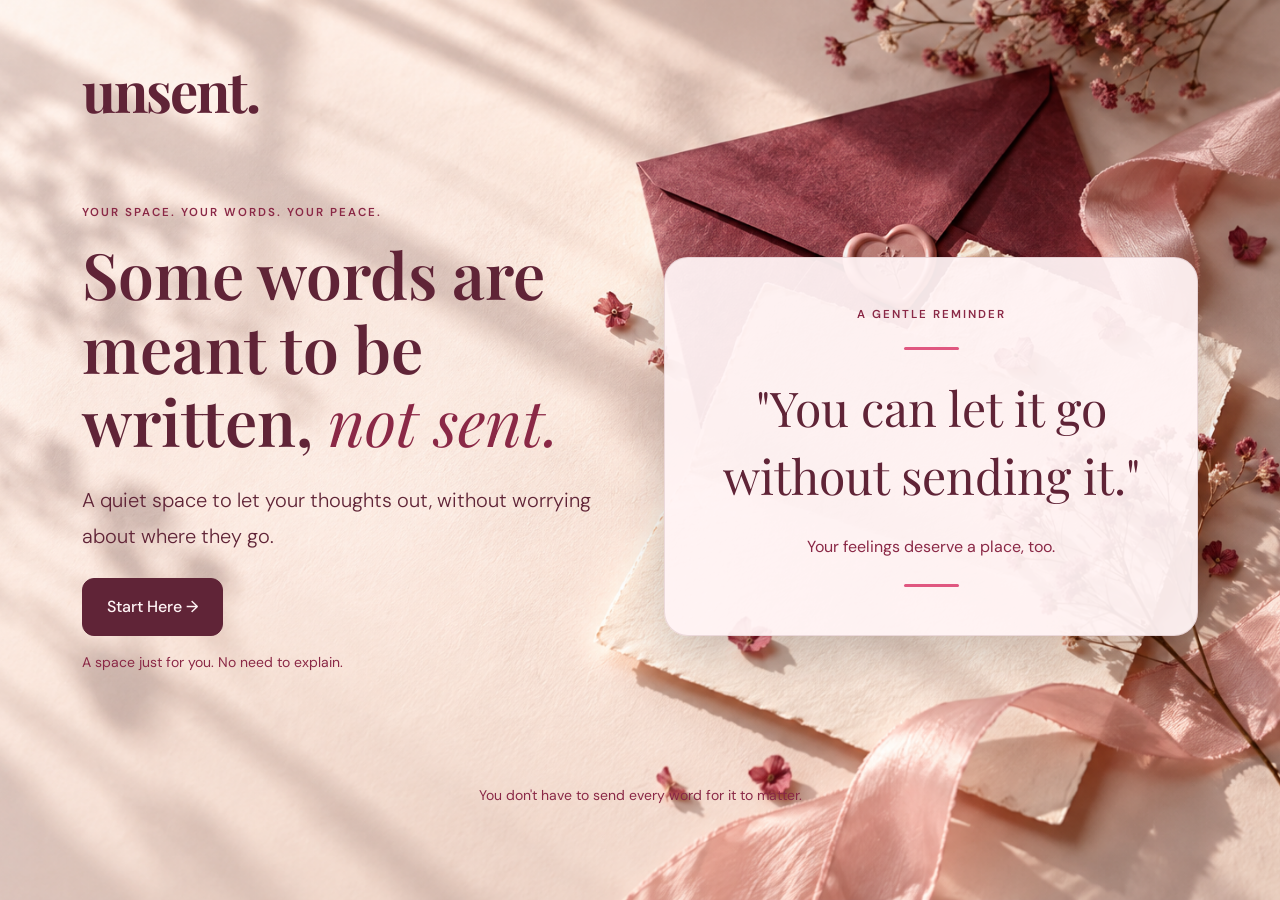
<file: index.html>
<!DOCTYPE html>
<html lang="en">
<head>
    <meta charset="UTF-8">
    <meta name="viewport" content="width=device-width, initial-scale=1.0">

    <title>Unsent | A Space for Your Unspoken Words</title>

    <link
      href="https://cdn.jsdelivr.net/npm/bootstrap@5.3.8/dist/css/bootstrap.min.css"
      rel="stylesheet"
      integrity="sha384-sRIl4kxILFvY47J16cr9ZwB07vP4J8+LH7qKQnuqkuIAvNWLzeN8tE5YBujZqJLB"
      crossorigin="anonymous"
    />
    <link href="https://fonts.googleapis.com/css2?family=DM+Sans:wght@400;500;600&family=Playfair+Display:wght@400;500;600&display=swap" rel="stylesheet">
    <link rel="stylesheet" href="style.css">
</head>

<body class="landing-page">

    <main class="container py-4 py-lg-5">

        <!-- Brand -->
        <div class="text-start mb-5">
            <a href="index.html" class="brand-name">unsent.</a>
        </div>

        <!-- Hero section -->
        <div class="row align-items-center g-5 py-lg-4">

            <!-- Left side: Main text -->
            <div class="col-lg-6 text-center text-lg-start">

                <p class="eyebrow mb-3">
                    YOUR SPACE. YOUR WORDS. YOUR PEACE.
                </p>

                <h1 class="display-3 fw-semibold mb-4">
                    Some words are meant to be written,
                    <em>not sent.</em>
                </h1>

                <p class="lead hero-description mb-4">
                    A quiet space to let your thoughts out,
                    without worrying about where they go.
                </p>

                <a href="home.html" class="btn btn-dark px-4 py-3">
                    Start Here &rarr;
                </a>

                <p class="small reassurance mt-3">
                    A space just for you. No need to explain.
                </p>

            </div>

            <!-- Right side: Quote card -->
            <div class="col-lg-6">

                <div class="quote-card shadow-lg p-4 p-md-5 text-center">

                    <p class="eyebrow mb-4">
                        A GENTLE REMINDER
                    </p>

                    <div class="decorative-line mx-auto mb-4"></div>

                    <h2 class="display-5 quote-heading">
                        "You can let it go
                        without sending it."
                    </h2>

                    <p class="quote-description mt-4 mb-0">
                        Your feelings deserve a place, too.
                    </p>

                    <div class="decorative-line mx-auto mt-4"></div>

                </div>

            </div>

        </div>

        <!-- Bottom message -->
        <div class="text-center footer-message mt-5 pt-4">
            <p class="small">
                You don't have to send every word for it to matter.
            </p>
        </div>

    </main>
<script
      src="https://cdn.jsdelivr.net/npm/bootstrap@5.3.8/dist/js/bootstrap.bundle.min.js"
      integrity="sha384-FKyoEForCGlyvwx9Hj09JcYn3nv7wiPVlz7YYwJrWVcXK/BmnVDxM+D2scQbITxI"
      crossorigin="anonymous"
    ></script>
</body>
</html>
</file>
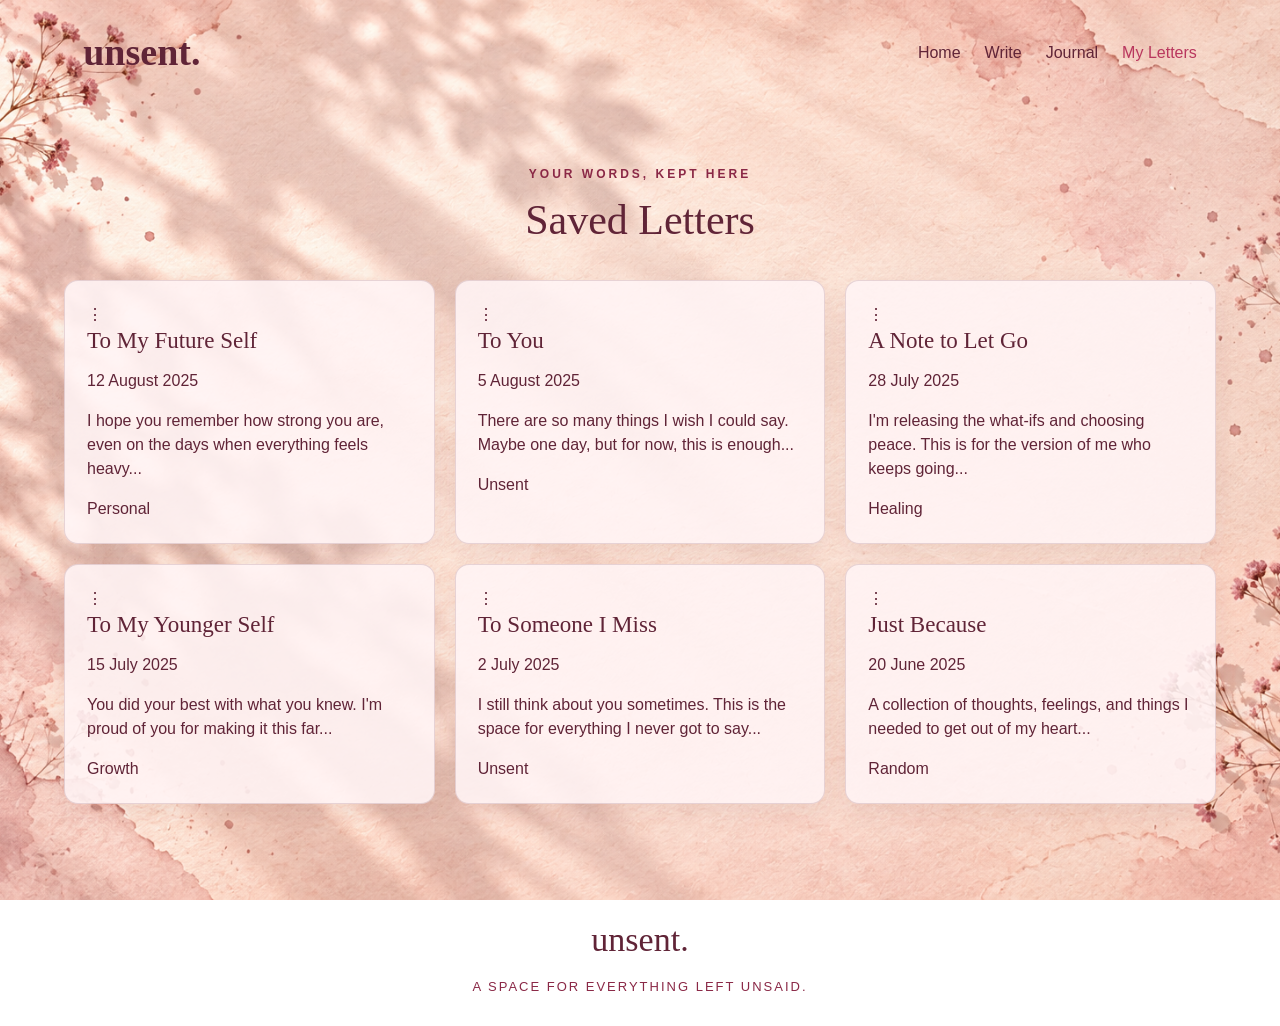
<file: letter.html>
<!DOCTYPE html>
<html lang="en">
<head>
    <meta charset="UTF-8">
    <meta name="viewport" content="width=device-width, initial-scale=1.0">

    <title>Letters | Unsent</title>

    <link
      href="https://cdn.jsdelivr.net/npm/bootstrap@5.3.8/dist/css/bootstrap.min.css"
      rel="stylesheet"
      integrity="sha384-sRIl4kxILFvY47J16cr9ZwB07vP4J8+LH7qKQnuqkuIAvNWLzeN8tE5YBujZqJLB"
      crossorigin="anonymous"
    />
    <link href="https://fonts.googleapis.com/css2?family=DM+Sans:wght@400;500;600&family=Playfair+Display:wght@400;500;600&display=swap" rel="stylesheet">
    <link rel="stylesheet" href="style.css">
</head>
<body class="letters-page">

    <!-- NAVBAR -->
    <nav class="letters-navbar">
        <div class="letters-nav-inner">

            <a href="index.html" class="letters-brand">unsent.</a>

            <div class="letters-nav-links">
                <a href="home.html">Home</a>
                <a href="write.html">Write</a>
                <a href="journal.html">Journal</a>
                <a href="letters.html" class="current">My Letters</a>
                
            </div>

        </div>
    </nav>

    <!-- SAVED LETTERS -->
    <main>
        <section class="saved-letters-section">

            <header class="saved-letters-heading">
                <p class="letters-eyebrow">YOUR WORDS, KEPT HERE</p>
                <h2>Saved Letters</h2>
            </header>

            <div class="saved-letters-grid">

                <article class="saved-letter-card">
                    <span class="letter-menu">⋮</span>
                    <h3>To My Future Self</h3>
                    <p class="letter-date">12 August 2025</p>
                    <p class="letter-preview">
                        I hope you remember how strong you are, even
                        on the days when everything feels heavy...
                    </p>
                    <span class="letter-tag">Personal</span>
                </article>

                <article class="saved-letter-card">
                    <span class="letter-menu">⋮</span>
                    <h3>To You</h3>
                    <p class="letter-date">5 August 2025</p>
                    <p class="letter-preview">
                        There are so many things I wish I could say.
                        Maybe one day, but for now, this is enough...
                    </p>
                    <span class="letter-tag">Unsent</span>
                </article>

                <article class="saved-letter-card">
                    <span class="letter-menu">⋮</span>
                    <h3>A Note to Let Go</h3>
                    <p class="letter-date">28 July 2025</p>
                    <p class="letter-preview">
                        I'm releasing the what-ifs and choosing peace.
                        This is for the version of me who keeps going...
                    </p>
                    <span class="letter-tag">Healing</span>
                </article>

                <article class="saved-letter-card">
                    <span class="letter-menu">⋮</span>
                    <h3>To My Younger Self</h3>
                    <p class="letter-date">15 July 2025</p>
                    <p class="letter-preview">
                        You did your best with what you knew. I'm proud
                        of you for making it this far...
                    </p>
                    <span class="letter-tag">Growth</span>
                </article>

                <article class="saved-letter-card">
                    <span class="letter-menu">⋮</span>
                    <h3>To Someone I Miss</h3>
                    <p class="letter-date">2 July 2025</p>
                    <p class="letter-preview">
                        I still think about you sometimes. This is the
                        space for everything I never got to say...
                    </p>
                    <span class="letter-tag">Unsent</span>
                </article>

                <article class="saved-letter-card">
                    <span class="letter-menu">⋮</span>
                    <h3>Just Because</h3>
                    <p class="letter-date">20 June 2025</p>
                    <p class="letter-preview">
                        A collection of thoughts, feelings, and things
                        I needed to get out of my heart...
                    </p>
                    <span class="letter-tag">Random</span>
                </article>

            </div>
        </section>
    </main>

    <!-- FOOTER -->
    <footer class="letters-footer">
        <a href="index.html" class="letters-footer-brand">unsent.</a>
        <p>A SPACE FOR EVERYTHING LEFT UNSAID.</p>
    </footer>

<script
      src="https://cdn.jsdelivr.net/npm/bootstrap@5.3.8/dist/js/bootstrap.bundle.min.js"
      integrity="sha384-FKyoEForCGlyvwx9Hj09JcYn3nv7wiPVlz7YYwJrWVcXK/BmnVDxM+D2scQbITxI"
      crossorigin="anonymous"
    ></script>
    <script src="script.js"></script>
</body>
</html>
</file>
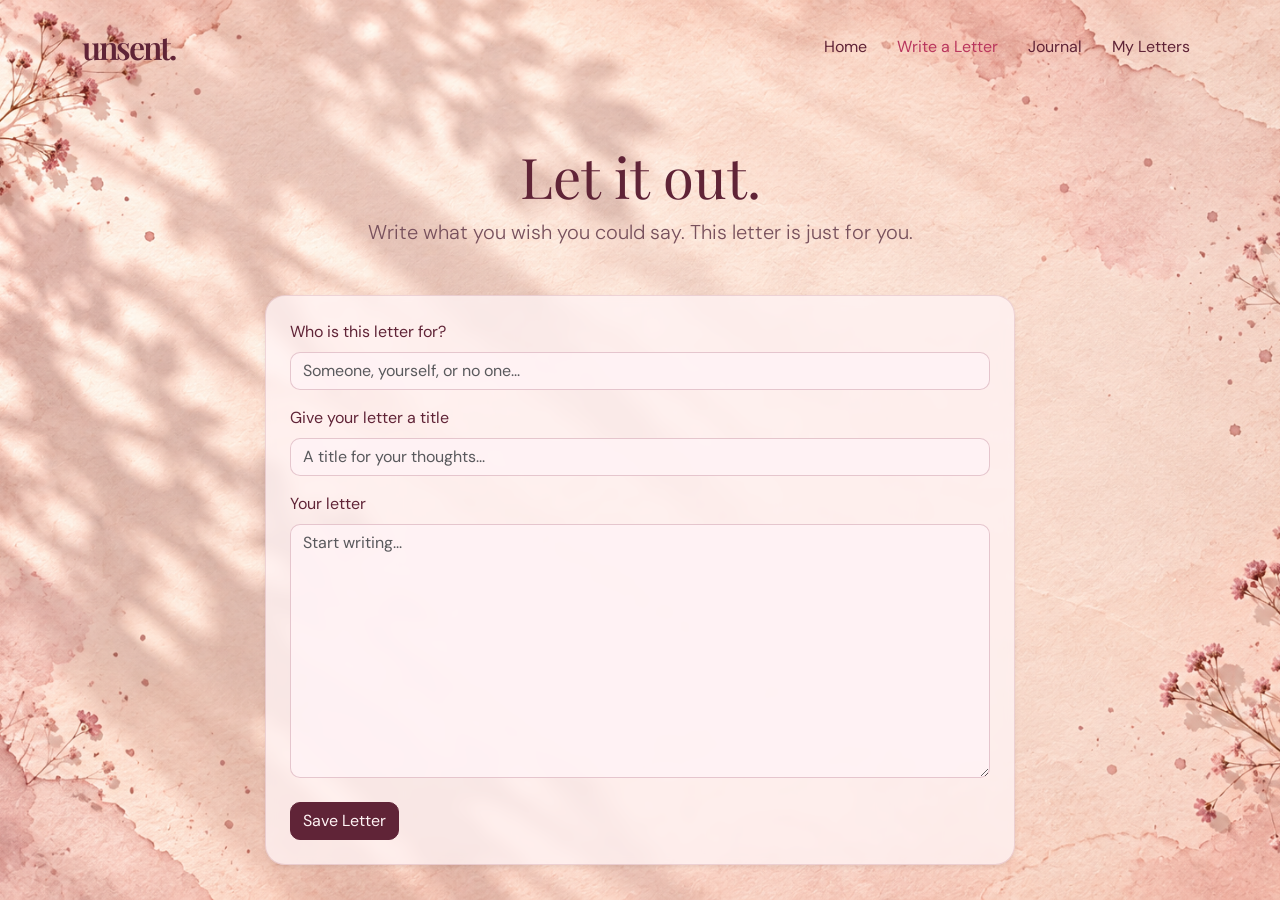
<file: write.html>
<!DOCTYPE html>
<html lang="en">
<head>
    <meta charset="UTF-8">
    <meta name="viewport" content="width=device-width, initial-scale=1.0">
    <title>Unsent</title>
    <link
      href="https://cdn.jsdelivr.net/npm/bootstrap@5.3.8/dist/css/bootstrap.min.css"
      rel="stylesheet"
      integrity="sha384-sRIl4kxILFvY47J16cr9ZwB07vP4J8+LH7qKQnuqkuIAvNWLzeN8tE5YBujZqJLB"
      crossorigin="anonymous"
    />
    <link href="https://fonts.googleapis.com/css2?family=DM+Sans:wght@400;500;600&family=Playfair+Display:wght@400;500;600&display=swap" rel="stylesheet">
    <link rel="stylesheet" href="style.css">
</head>
<body class="write-page">

    <nav class="navbar navbar-expand-lg">
        <div class="container">
            <a class="navbar-brand brand-name" href="home.html">unsent.</a>

            <button class="navbar-toggler" type="button"
                    data-bs-toggle="collapse" data-bs-target="#navbarMenu"
                    aria-controls="navbarMenu" aria-expanded="false"
                    aria-label="Toggle navigation">
                <span class="navbar-toggler-icon"></span>
            </button>

            <div class="collapse navbar-collapse" id="navbarMenu">
                <ul class="navbar-nav ms-auto">
                    <li class="nav-item">
                        <a class="nav-link " href="home.html">Home</a>
                    </li>
                    <li class="nav-item">
                        <a class="nav-link active" href="write.html">Write a Letter</a>
                    </li>
<li class="nav-item">
    <a class="nav-link" href="journal.html">Journal</a>
</li>
                    <li class="nav-item">
                        <a class="nav-link" href="letter.html">My Letters</a>
                    </li>
                </ul>
            </div>
        </div>
    </nav>

<main class="container py-5">
    <div class="text-center mb-5">
        <h1 class="display-4">Let it out.</h1>
        <p class="lead text-secondary">
            Write what you wish you could say. This letter is just for you.
        </p>
    </div>

    <div class="card border-0 shadow-sm p-4 mx-auto" style="max-width: 750px;">
        <div class="mb-3">
            <label for="letterTo" class="form-label">Who is this letter for?</label>
            <input type="text" class="form-control" id="letterTo"
                   placeholder="Someone, yourself, or no one...">
        </div>

        <div class="mb-3">
            <label for="letterTitle" class="form-label">Give your letter a title</label>
            <input type="text" class="form-control" id="letterTitle"
                   placeholder="A title for your thoughts...">
        </div>

        <div class="mb-4">
            <label for="letterContent" class="form-label">Your letter</label>
            <textarea class="form-control" id="letterContent" rows="10"
                      placeholder="Start writing..."></textarea>
        </div>

        <button class="btn btn-dark align-self-start" type="button" id="saveLetter">
            Save Letter
        </button>
    </div>
</main>




    <script
      src="https://cdn.jsdelivr.net/npm/bootstrap@5.3.8/dist/js/bootstrap.bundle.min.js"
      integrity="sha384-FKyoEForCGlyvwx9Hj09JcYn3nv7wiPVlz7YYwJrWVcXK/BmnVDxM+D2scQbITxI"
      crossorigin="anonymous"
    ></script>
    <script src="script.js"></script>
</body>
</html>
</file>
<file: style.css>
/* General page styling */
.landing-page {
    min-height: 100vh;
    background-image: url("unsent.png");
    background-size: cover;
    background-position: center;
    background-repeat: no-repeat;
    background-attachment: fixed;
    color: #602437;
    font-family: 'DM Sans', sans-serif;
}

/* Brand name */
.brand-name {
    display: inline-block;
    font-family: 'Playfair Display', serif;
    font-size: 3.5rem;
    font-weight: 700;
    letter-spacing: -2px;
    color: #602437;
    text-decoration: none;
}

.brand-name:hover {
    color: #8A2846;
}

/* Main heading */
.landing-page h1 {
    font-family: 'Playfair Display', serif;
    color: #602437;
    line-height: 1.15;
}

.landing-page h1 em {
    color: #8A2846;
    font-weight: 400;
}

/* Small uppercase text */
.eyebrow {
    color: #8A2846;
    font-size: 0.8rem;
    font-weight: 600;
    letter-spacing: 2px;
}

/* Description */
.hero-description {
    color: #602437;
    line-height: 1.8;
}

.reassurance,
.footer-message {
    color: #8A2846;
}

/* Start button */
.landing-page .btn-dark {
    background-color: #602437;
    border: 1px solid #602437;
    border-radius: 12px;
    color: #FFF4F5;
    font-weight: 500;
    transition: 0.3s ease;
}

.landing-page .btn-dark:hover {
    background-color: #8A2846;
    border-color: #8A2846;
    color: #FFF4F5;
    transform: translateY(-2px);
}

/* Quote card */
.quote-card {
    background-color: rgba(255, 244, 245, 0.94);
    border: 1px solid rgba(96, 36, 55, 0.12);
    border-radius: 24px;
    color: #602437;
}

/* Quote heading */
.quote-heading {
    font-family: 'Playfair Display', serif;
    color: #602437;
    line-height: 1.4;
}

/* Quote description */
.quote-description {
    color: #8A2846;
    line-height: 1.7;
}

/* Decorative lines */
.decorative-line {
    width: 55px;
    height: 3px;
    border-radius: 10px;
    background-color: #E05780;
}
.landing-page a {
    transition: 0.3s ease;
}

/* =====================================
   UNSENT - ROSE ROYALE HOME PAGE
===================================== */

.home-page {
    background-image: url("home.png");
    background-size: cover;
    background-position: center;
    background-attachment: fixed;
    background-repeat: no-repeat;
    color: #602437;
    font-family: "DM Sans", sans-serif;
    min-height: 100vh;
}

.home-page h1,
.home-page h2,
.home-page h3,
.brand-name {
    font-family: "Playfair Display", serif;
    color: #602437;
}

.home-page h1 {
    font-size: clamp(2.2rem, 5vw, 3.5rem);
    line-height: 1.2;
}

.home-page h2 {
    font-size: clamp(1.7rem, 4vw, 2.4rem);
}

.home-page h3 {
    font-size: clamp(1.6rem, 3vw, 2.25rem);
    line-height: 1.35;
}

.home-page .navbar {
    background: transparent;
    padding: 18px 0;
}

.home-page .brand-name {
    font-size: 2rem;
    font-weight: 600;
    letter-spacing: -1px;
}

.home-page .nav-link {
    color: #602437;
    margin-left: 14px;
    transition: color 0.2s ease;
}

.home-page .nav-link:hover,
.home-page .nav-link.active {
    color: #B9375E;
}

.home-page .navbar-toggler {
    border-color: rgba(96, 36, 55, 0.35);
}

.home-page .navbar-toggler:focus {
    box-shadow: 0 0 0 0.2rem rgba(185, 55, 94, 0.15);
}

.welcome-section {
    padding: 30px 0 10px;
}

.eyebrow {
    color: #8A2846;
    font-size: 0.72rem;
    font-weight: 600;
    letter-spacing: 2px;
    margin-bottom: 12px;
}

.welcome-text,
.section-description {
    color: #78515D;
    max-width: 650px;
    margin: 14px auto 0;
    line-height: 1.8;
}

.mood-card,
.writing-prompt {
    background: rgba(255, 244, 245, 0.68) !important;
    border: 1px solid rgba(138, 40, 70, 0.18) !important;
    border-radius: 22px;
    box-shadow: 0 8px 25px rgba(96, 36, 55, 0.08) !important;
    backdrop-filter: blur(5px);
    -webkit-backdrop-filter: blur(5px);
}

.mood-card .card-body,
.writing-prompt .card-body {
    background: transparent;
}

.mood-btn,
.category-btn {
    border: 1px solid rgba(138, 40, 70, 0.3);
    border-radius: 30px;
    padding: 10px 18px;
    color: #602437;
    background: rgba(255, 244, 245, 0.65);
    transition: all 0.2s ease;
}

.mood-btn:hover,
.mood-btn.selected,
.category-btn:hover,
.category-btn.active {
    background: #8A2846;
    border-color: #8A2846;
    color: #FFF4F5;
}

.home-page .form-label {
    color: #602437;
    font-weight: 500;
}

.home-page textarea.form-control {
    background: rgba(255, 244, 245, 0.8);
    border: 1px solid rgba(138, 40, 70, 0.25);
    border-radius: 14px;
    color: #602437;
    resize: vertical;
}

.home-page textarea.form-control:focus {
    background: #FFF4F5;
    border-color: #B9375E;
    box-shadow: 0 0 0 0.2rem rgba(185, 55, 94, 0.12);
}

.home-page textarea::placeholder {
    color: #A27B86;
}

.rose-btn {
    background: #8A2846;
    border: 1px solid #8A2846;
    border-radius: 30px;
    color: #FFF4F5;
    padding: 11px 25px;
    transition: all 0.25s ease;
}

.rose-btn:hover {
    background: #602437;
    border-color: #602437;
    color: #FFF4F5;
    transform: translateY(-2px);
}

.saved-checkin {
    color: #78515D;
    font-size: 0.95rem;
    line-height: 1.7;
}

.saved-checkin:empty {
    display: none;
}

.saved-checkin p {
    margin-bottom: 6px;
}

/* =====================================
   DAILY POSITIVE REMINDER
===================================== */

.reminder-card {
    max-width: 900px;
    margin: 0 auto;
    overflow: hidden;
    border: 1px solid rgba(138, 40, 70, 0.18);
    border-radius: 22px;
    background: rgba(255, 244, 245, 0.82);
    box-shadow: 0 10px 30px rgba(96, 36, 55, 0.12);
    backdrop-filter: blur(4px);
    -webkit-backdrop-filter: blur(4px);
}

.reminder-image {
    height: 290px;
    position: relative;
    overflow: hidden;
    background: #602437;
}

.reminder-image img {
    width: 100%;
    height: 100%;
    display: block;
    object-fit: cover;
    object-position: center 55%;
    filter: saturate(0.72);
    transition: transform 0.6s ease;
}

.reminder-card:hover .reminder-image img {
    transform: scale(1.035);
}

.image-overlay {
    position: absolute;
    inset: 0;
    background: linear-gradient(
        to top,
        rgba(45, 18, 29, 0.55),
        rgba(45, 18, 29, 0.03) 75%
    );
}

.image-label {
    position: absolute;
    bottom: 22px;
    left: 25px;
    color: #FFF4F5;
    font-size: 0.72rem;
    font-weight: 600;
    letter-spacing: 2px;
}

.reminder-content {
    padding: 35px 30px;
    text-align: center;
}

.reminder-content h3 {
    max-width: 650px;
    margin: 0 auto 16px;
}

.reminder-quote {
    color: #78515D;
    max-width: 580px;
    margin: 0 auto;
    font-size: 1.02rem;
    line-height: 1.9;
}

.reminder-divider {
    height: 1px;
    width: 70px;
    background: #B9375E;
    margin: 24px auto 18px;
    opacity: 0.55;
}

.reminder-signature {
    font-family: "Playfair Display", serif;
    font-style: italic;
    color: #8A2846;
    margin-bottom: 0;
}

.category-label {
    font-size: 0.72rem;
    letter-spacing: 1.5px;
    font-weight: 600;
    color: #8A2846;
}

.writing-prompt .prompt-text {
    font-family: "Playfair Display", serif;
    font-size: 1.2rem;
    font-style: italic;
    color: #8A2846;
    line-height: 1.8;
    margin: 25px auto;
    max-width: 600px;
}

.recent-letters-section h2 {
    font-size: clamp(1.6rem, 4vw, 2rem);
}

.view-all-link {
    color: #8A2846;
    text-decoration: none;
    font-size: 0.9rem;
}

.view-all-link:hover {
    color: #602437;
    text-decoration: underline;
}

.recent-letter-card {
    height: 100%;
    padding: 22px;
    border: 1px solid rgba(138, 40, 70, 0.16);
    border-radius: 17px;
    background: rgba(255, 244, 245, 0.72);
    box-shadow: 0 5px 18px rgba(96, 36, 55, 0.06);
    overflow-wrap: anywhere;
}

.recent-letter-card h3 {
    font-size: 1.2rem;
    margin-bottom: 10px;
}

.recent-letter-card p {
    color: #78515D;
    line-height: 1.7;
    margin-bottom: 0;
}

.empty-letters {
    text-align: center;
    color: #78515D;
    padding: 25px;
    border: 1px dashed rgba(138, 40, 70, 0.3);
    border-radius: 17px;
    background: rgba(255, 244, 245, 0.45);
}

.home-footer {
    color: #78515D;
    font-size: 0.9rem;
}

.home-footer p {
    font-family: "Playfair Display", serif;
    color: #602437;
    font-size: 1.5rem;
}

.home-footer small {
    letter-spacing: 0.3px;
}

/* =====================================
   RESPONSIVE DESIGN
===================================== */

@media (max-width: 767px) {
    .home-page {
        background-attachment: scroll;
    }

    .home-page .navbar {
        padding: 12px 0;
    }

    .home-page .nav-link {
        margin-left: 0;
        padding: 9px 0;
    }

    .welcome-section {
        padding-top: 20px;
    }

    .reminder-image {
        height: 220px;
    }

    .reminder-content {
        padding: 28px 20px;
    }

    .mood-btn,
    .category-btn {
        padding: 9px 14px;
        font-size: 0.9rem;
    }
}


/* ===== LETTERS PAGE ===== */

.letters-page {
    margin: 0;
    min-height: 100vh;
    font-family: Arial, sans-serif;
    color: #602437;
    background-image: url("home.png");
    background-size: cover;
    background-position: center;
    background-attachment: fixed;
}

/* ===== NAVBAR ===== */

.letters-navbar {
    width: 100%;
    padding: 24px 0;
    background: transparent;
}

.letters-nav-inner {
    width: 87%;
    margin: 0 auto;
    display: flex;
    align-items: center;
    justify-content: space-between;
}

.letters-brand {
    color: #602437;
    font-family: Georgia, serif;
    font-size: 38px;
    font-weight: bold;
    text-decoration: none;
}

.letters-nav-links {
    display: flex;
    align-items: center;
    gap: 38px;
}

.letters-nav-links a {
    color: #602437;
    font-size: 19px;
    text-decoration: none;
    transition: color 0.3s ease;
}

.letters-nav-links a:hover,
.letters-nav-links a.current {
    color: #B9375E;
}

/* ===== SAVED LETTERS SECTION ===== */

.saved-letters-section {
    width: 85%;
    max-width: 1200px;
    margin: 60px auto 80px;
}

.saved-letters-heading {
    margin-bottom: 35px;
    text-align: center;
}

.letters-eyebrow {
    margin-bottom: 12px;
    color: #8A2846;
    font-size: 12px;
    font-weight: bold;
    letter-spacing: 3px;
}

.saved-letters-heading h2 {
    margin: 0;
    color: #602437;
    font-family: Georgia, serif;
    font-size: 42px;
}

/* ===== LETTER CARDS ===== */

.saved-letters-grid {
    display: grid;
    grid-template-columns: repeat(3, minmax(0, 1fr));
    gap: 28px;
}

.saved-letter-card {
    min-height: 220px;
    padding: 28px;
    display: flex;
    flex-direction: column;
    background: rgba(255, 244, 245, 0.88);
    border: 1px solid rgba(96, 36, 55, 0.15);
    border-radius: 14px;
    box-shadow: 0 8px 24px rgba(96, 36, 55, 0.08);
    transition: transform 0.3s ease, box-shadow 0.3s ease;
}

.saved-letter-card:hover {
    transform: translateY(-5px);
    box-shadow: 0 14px 28px rgba(96, 36, 55, 0.14);
}

.saved-letter-date {
    margin: 0 0 14px;
    color: #8A2846;
    font-size: 12px;
    letter-spacing: 1px;
}

.saved-letter-card h3 {
    margin: 0 0 14px;
    color: #602437;
    font-family: Georgia, serif;
    font-size: 23px;
}

.saved-letter-preview {
    flex-grow: 1;
    margin: 0 0 22px;
    color: #704653;
    font-size: 15px;
    line-height: 1.8;
}

.saved-letter-tag {
    align-self: flex-start;
    padding: 7px 14px;
    color: #8A2846;
    background: #FFCAD4;
    border-radius: 20px;
    font-size: 12px;
}

/* ===== FOOTER ===== */

.letters-footer {
    width: 100%;
    padding: 30px 0;
    text-align: center;
    background: transparent;
}

.letters-footer-brand {
    color: #602437;
    font-family: Georgia, serif;
    font-size: 34px;
    text-decoration: none;
}

.letters-footer p {
    margin: 12px 0 0;
    color: #8A2846;
    font-size: 13px;
    letter-spacing: 2px;
}

/* ===== LAPTOP LAYOUT ===== */

    .letters-nav-links {
        gap: 24px;
    }

    .letters-nav-links a {
        font-size: 16px;
    }

    .saved-letters-section {
        width: 90%;
    }

    .saved-letters-grid {
        gap: 20px;
    }

    .saved-letter-card {
        padding: 22px;
    }

/* ===== WRITE LETTER PAGE ===== */

.write-page {
    min-height: 100vh;
    background-image: url("home.png");
    background-size: cover;
    background-position: center;
    background-repeat: no-repeat;
    background-attachment: fixed;
    color: #602437;
    font-family: "DM Sans", sans-serif;
}

.write-page .navbar {
    background: transparent;
    padding: 18px 0;
}

.write-page .navbar .brand-name {
    color: #602437;
    font-family: "Playfair Display", serif;
    font-size: 2rem;
    font-weight: 600;
}

.write-page .nav-link {
    color: #602437;
    margin-left: 14px;
}

.write-page .nav-link:hover,
.write-page .nav-link.active {
    color: #B9375E;
}

.write-page h1 {
    color: #602437;
    font-family: "Playfair Display", serif;
}

.write-page .lead {
    color: #78515D !important;
}

.write-page .card {
    background: rgba(255, 244, 245, 0.78);
    border: 1px solid rgba(138, 40, 70, 0.15) !important;
    border-radius: 20px;
    backdrop-filter: blur(5px);
    -webkit-backdrop-filter: blur(5px);
}

.write-page .form-label {
    color: #602437;
}

.write-page .form-control {
    background: rgba(255, 244, 245, 0.85);
    border: 1px solid rgba(138, 40, 70, 0.22);
    border-radius: 10px;
    color: #602437;
}

.write-page .form-control:focus {
    background: #FFF4F5;
    border-color: #B9375E;
    box-shadow: 0 0 0 0.2rem rgba(185, 55, 94, 0.12);
}

.write-page .btn-dark {
    background: #602437;
    border-color: #602437;
    color: #FFF4F5;
    border-radius: 10px;
}

.write-page .btn-dark:hover {
    background: #8A2846;
    border-color: #8A2846;
}
</file>
